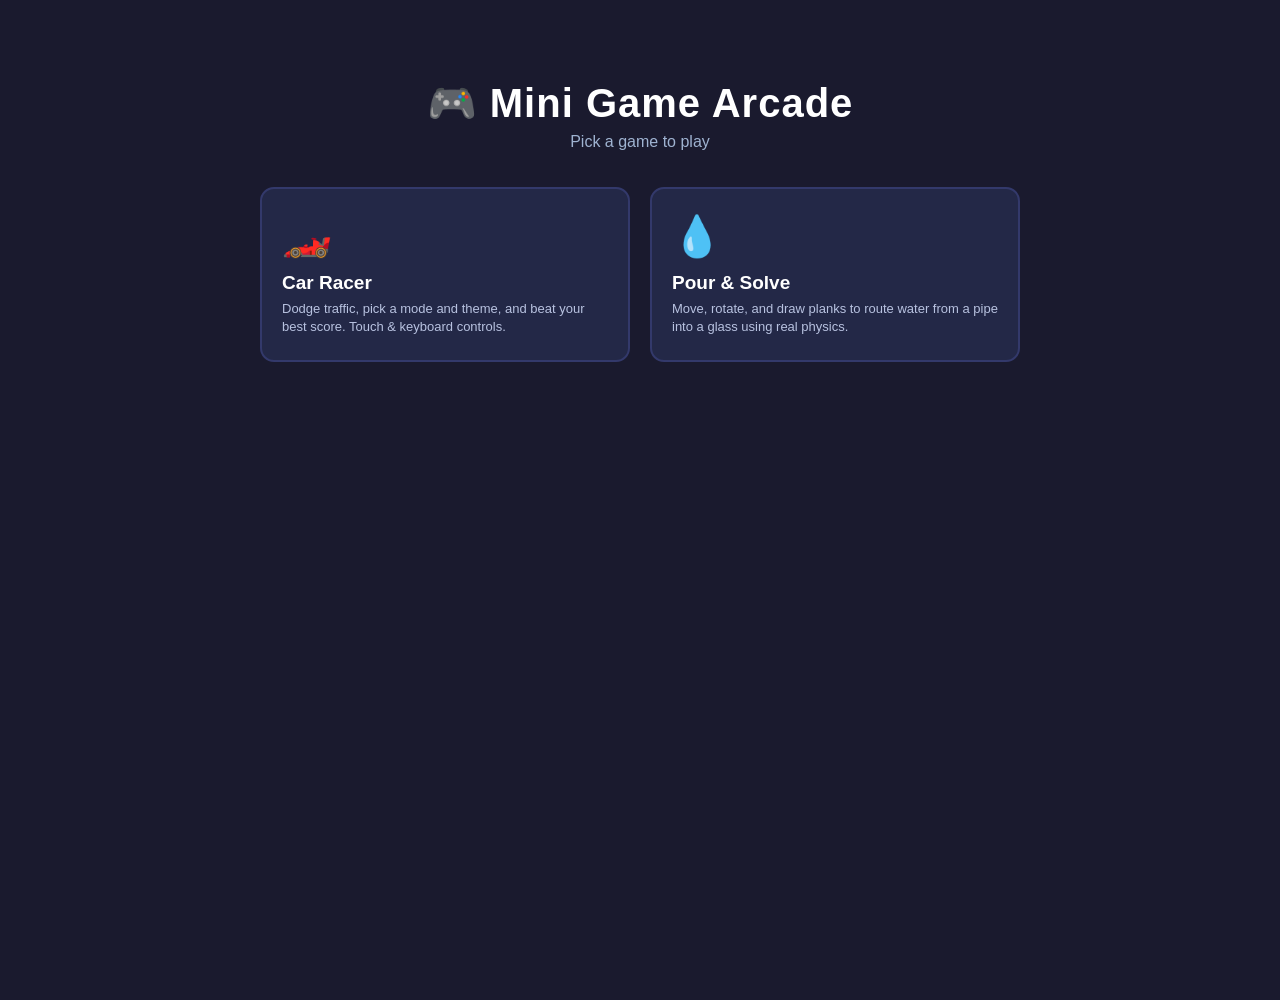
<file: index.html>
<!DOCTYPE html>
<html lang="en">
<head>
<meta charset="UTF-8">
<meta name="viewport" content="width=device-width, initial-scale=1.0, maximum-scale=1.0, user-scalable=no">
<title>Mini Game Arcade</title>
<style>
  * { margin: 0; padding: 0; box-sizing: border-box; }
  html, body {
    background: #1a1a2e;
    min-height: 100vh;
    font-family: 'Segoe UI', Arial, sans-serif;
    color: #fff;
    display: flex;
    flex-direction: column;
    align-items: center;
    padding: 40px 16px 60px;
  }
  h1 { font-size: clamp(26px, 6vw, 40px); letter-spacing: 1px; margin-bottom: 6px; text-align: center; }
  p.tagline { color: #9fb3d1; margin-bottom: 36px; text-align: center; }
  .grid {
    display: grid;
    grid-template-columns: repeat(auto-fit, minmax(220px, 1fr));
    gap: 20px;
    width: 100%;
    max-width: 760px;
  }
  a.card {
    display: block;
    background: #232847;
    border: 2px solid #33396b;
    border-radius: 14px;
    padding: 24px 20px;
    text-decoration: none;
    color: #fff;
    transition: transform .15s, border-color .15s, background .15s;
  }
  a.card:hover {
    transform: translateY(-4px);
    border-color: #e94560;
    background: #2b3160;
  }
  .icon { font-size: 40px; margin-bottom: 12px; display: block; }
  .card h2 { font-size: 19px; margin-bottom: 6px; }
  .card p { font-size: 13px; color: #b8c2e0; line-height: 1.4; }
</style>
</head>
<body>

<h1>🎮 Mini Game Arcade</h1>
<p class="tagline">Pick a game to play</p>

<div class="grid">
  <a class="card" href="./racer/">
    <span class="icon">🏎️</span>
    <h2>Car Racer</h2>
    <p>Dodge traffic, pick a mode and theme, and beat your best score. Touch &amp; keyboard controls.</p>
  </a>
  <a class="card" href="./pour-and-solve/">
    <span class="icon">💧</span>
    <h2>Pour &amp; Solve</h2>
    <p>Move, rotate, and draw planks to route water from a pipe into a glass using real physics.</p>
  </a>
</div>

</body>
</html>
</file>
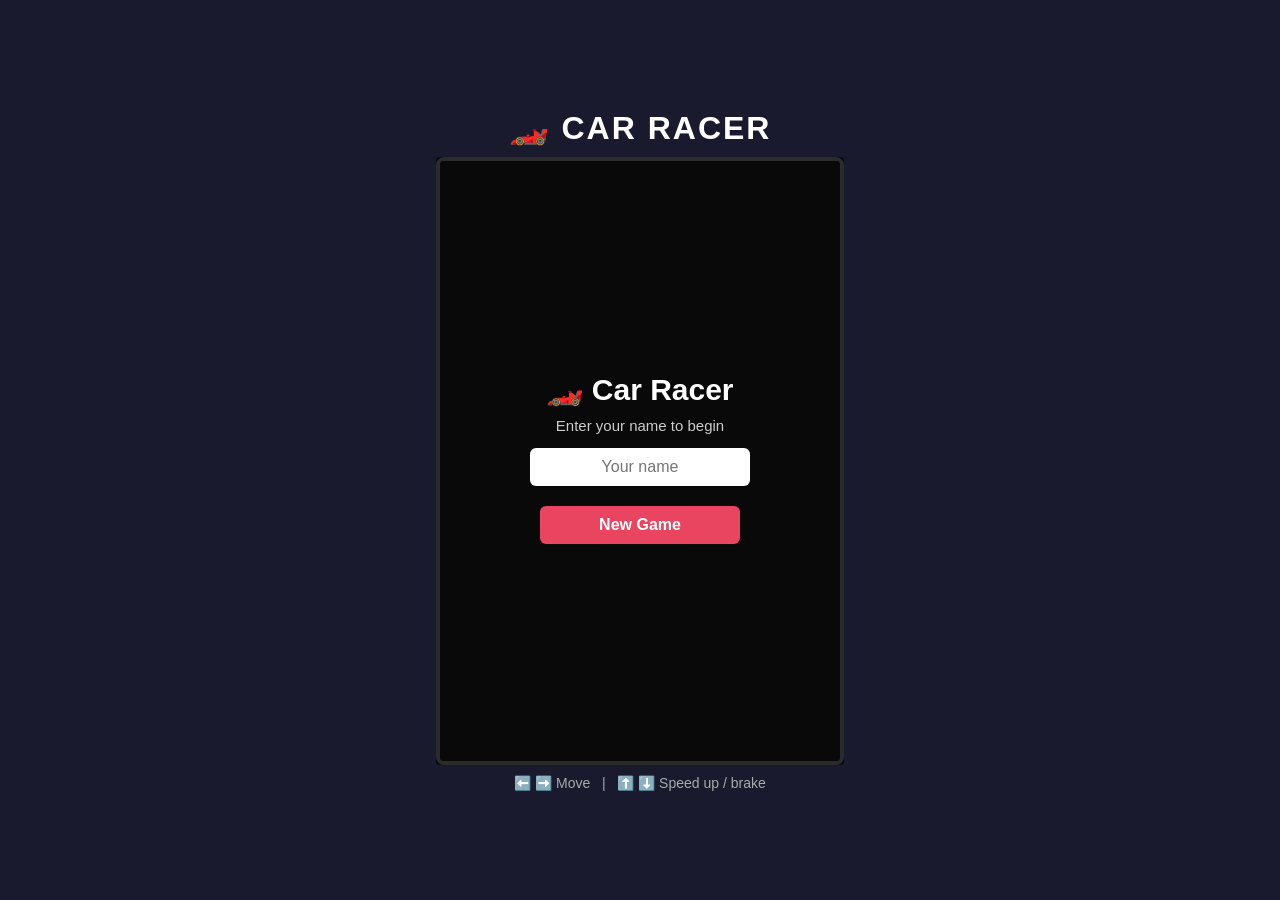
<file: my-first-game/index.html>
<!DOCTYPE html>
<html lang="en">
<head>
<meta charset="UTF-8">
<title>Car Racer</title>
<style>
  * { margin: 0; padding: 0; box-sizing: border-box; }
  body {
    background: #1a1a2e;
    display: flex;
    flex-direction: column;
    align-items: center;
    justify-content: center;
    min-height: 100vh;
    font-family: 'Segoe UI', Arial, sans-serif;
    color: #fff;
  }
  h1 { margin-bottom: 10px; letter-spacing: 2px; }
  #gameWrap { position: relative; }
  canvas {
    border: 4px solid #eee;
    border-radius: 8px;
    display: block;
  }
  #hud {
    position: absolute;
    top: 10px;
    left: 10px;
    font-size: 16px;
    font-weight: bold;
    text-shadow: 1px 1px 3px #000;
    line-height: 1.4;
  }
  #timerDisplay {
    position: absolute;
    top: 10px;
    right: 14px;
    font-size: 18px;
    font-weight: bold;
    text-shadow: 1px 1px 3px #000;
  }
  #overlay {
    position: absolute;
    top: 0; left: 0; right: 0; bottom: 0;
    background: rgba(0,0,0,0.82);
    display: flex;
    flex-direction: column;
    align-items: center;
    justify-content: center;
    text-align: center;
    border-radius: 4px;
    padding: 20px;
  }
  #overlay h2 { font-size: 30px; margin-bottom: 10px; }
  #overlay p { margin-bottom: 14px; font-size: 15px; color: #ccc; }
  button {
    padding: 10px 24px;
    font-size: 16px;
    background: #e94560;
    border: none;
    border-radius: 6px;
    color: #fff;
    cursor: pointer;
    font-weight: bold;
    margin: 6px;
    min-width: 200px;
  }
  button:hover { background: #ff5773; }
  button.secondary {
    background: #444;
  }
  button.secondary:hover { background: #666; }
  input[type="text"] {
    padding: 10px;
    font-size: 16px;
    border-radius: 6px;
    border: none;
    outline: none;
    text-align: center;
    width: 220px;
    margin-bottom: 14px;
  }
  #instructions {
    margin-top: 10px;
    color: #aaa;
    font-size: 14px;
  }
  .modeBtns { display: flex; flex-direction: column; }
  .nameTag {
    font-size: 13px;
    color: #ffd166;
    margin-bottom: 4px;
  }
</style>
</head>
<body>

<h1>🏎️ CAR RACER</h1>
<div id="gameWrap">
  <canvas id="game" width="400" height="600"></canvas>
  <div id="hud"></div>
  <div id="timerDisplay"></div>
  <div id="overlay"></div>
</div>
<div id="instructions">⬅️ ➡️ Move &nbsp; | &nbsp; ⬆️ ⬇️ Speed up / brake</div>

<script>
const canvas = document.getElementById('game');
const ctx = canvas.getContext('2d');
const hud = document.getElementById('hud');
const timerDisplay = document.getElementById('timerDisplay');
const overlay = document.getElementById('overlay');

const W = canvas.width, H = canvas.height;
const roadLeft = 60, roadRight = W - 60, laneCount = 3;
const laneWidth = (roadRight - roadLeft) / laneCount;

let playerName = "Player";
let currentMode = null; // 1 = time attack, 2 = classic

// ---------- THEMES ----------
const THEMES = {
  1: { // Time Attack - dusk/sunset theme
    road: "#3a3450",
    grass: "#6a3fa0",
    edge: "#ffd166",
    dash: "#f4f1de",
    borderColor: "#ffd166",
    sky: ["#2b1055", "#7597de"]
  },
  2: { // Classic - daytime highway
    road: "#444444",
    grass: "#2d6a3f",
    edge: "#ffffff",
    dash: "#dddddd",
    borderColor: "#eeeeee",
    sky: ["#87ceeb", "#e0f7fa"]
  }
};

let keys = {};
document.addEventListener('keydown', e => {
  if (["ArrowLeft","ArrowRight","ArrowUp","ArrowDown"].includes(e.key)) e.preventDefault();
  keys[e.key] = true;
});
document.addEventListener('keyup', e => keys[e.key] = false);

function laneCenter(i) {
  return roadLeft + laneWidth * i + laneWidth / 2;
}

class Car {
  constructor(x, y, w, h, color) {
    this.x = x; this.y = y; this.w = w; this.h = h; this.color = color;
  }
  draw() {
    ctx.save();
    ctx.translate(this.x, this.y);
    ctx.fillStyle = this.color;
    roundRect(-this.w/2, -this.h/2, this.w, this.h, 6);
    ctx.fill();
    ctx.fillStyle = "rgba(255,255,255,0.6)";
    roundRect(-this.w/2 + 5, -this.h/2 + 8, this.w - 10, this.h * 0.3, 3);
    ctx.fill();
    ctx.fillStyle = "#111";
    ctx.fillRect(-this.w/2 - 3, -this.h/2 + 5, 4, 12);
    ctx.fillRect(this.w/2 - 1, -this.h/2 + 5, 4, 12);
    ctx.fillRect(-this.w/2 - 3, this.h/2 - 17, 4, 12);
    ctx.fillRect(this.w/2 - 1, this.h/2 - 17, 4, 12);
    ctx.restore();
  }
  get bounds() {
    return {
      left: this.x - this.w/2 + 6,
      right: this.x + this.w/2 - 6,
      top: this.y - this.h/2 + 4,
      bottom: this.y + this.h/2 - 4
    };
  }
}

function roundRect(x, y, w, h, r) {
  ctx.beginPath();
  ctx.moveTo(x + r, y);
  ctx.arcTo(x + w, y, x + w, y + h, r);
  ctx.arcTo(x + w, y + h, x, y + h, r);
  ctx.arcTo(x, y + h, x, y, r);
  ctx.arcTo(x, y, x + w, y, r);
  ctx.closePath();
}

let player, enemies, score, baseSpeed, roadOffset, gameRunning, spawnTimer, spawnInterval;
let timeLeft, timerInterval;
const enemyColors = ["#3498db", "#f1c40f", "#2ecc71", "#9b59b6", "#e67e22"];

function resetGame() {
  player = new Car(laneCenter(1), H - 90, 36, 60, "#e94560");
  enemies = [];
  score = 0;
  baseSpeed = 3.5;
  roadOffset = 0;
  spawnTimer = 0;
  spawnInterval = 75;
  gameRunning = true;
  timeLeft = 120;
  updateHud();
}

function updateHud() {
  hud.innerHTML = `<div class="nameTag">${escapeHtml(playerName)}</div>Score: ${Math.floor(score)}`;
  if (currentMode === 1) {
    timerDisplay.textContent = "⏱ " + formatTime(timeLeft);
  } else {
    timerDisplay.textContent = "";
  }
}

function formatTime(t) {
  const m = Math.floor(t / 60);
  const s = Math.floor(t % 60);
  return m + ":" + (s < 10 ? "0" : "") + s;
}

function escapeHtml(str) {
  const div = document.createElement('div');
  div.textContent = str;
  return div.innerHTML;
}

function spawnEnemy() {
  const lane = Math.floor(Math.random() * laneCount);
  const color = enemyColors[Math.floor(Math.random() * enemyColors.length)];
  enemies.push(new Car(laneCenter(lane), -80, 34, 58, color));
}

function collide(a, b) {
  const ab = a.bounds, bb = b.bounds;
  return ab.left < bb.right && ab.right > bb.left && ab.top < bb.bottom && ab.bottom > bb.top;
}

function update(dt) {
  if (!gameRunning) return;

  const speed = baseSpeed + score / 300;

  const moveSpeed = 5;
  if (keys["ArrowLeft"]) player.x -= moveSpeed;
  if (keys["ArrowRight"]) player.x += moveSpeed;
  let curSpeedMod = speed;
  if (keys["ArrowUp"]) curSpeedMod = speed * 1.6;
  if (keys["ArrowDown"]) curSpeedMod = speed * 0.5;

  const half = player.w / 2;
  if (player.x < roadLeft + half) player.x = roadLeft + half;
  if (player.x > roadRight - half) player.x = roadRight - half;

  roadOffset = (roadOffset + curSpeedMod) % 40;

  spawnTimer++;
  if (spawnTimer >= spawnInterval) {
    spawnTimer = 0;
    spawnEnemy();
    spawnInterval = Math.max(35, 75 - score / 20);
  }

  for (let i = enemies.length - 1; i >= 0; i--) {
    enemies[i].y += curSpeedMod;
    if (enemies[i].y > H + 80) {
      enemies.splice(i, 1);
    } else if (collide(player, enemies[i])) {
      if (currentMode === 2) {
        endGame(false);
        return;
      } else {
        // Time attack: crashing costs points but keeps racing
        score = Math.max(0, score - 25);
        enemies.splice(i, 1);
      }
    }
  }

  score += curSpeedMod * 0.05;
  updateHud();
}

function drawRoad() {
  const theme = THEMES[currentMode] || THEMES[2];

  // sky/background gradient outside road area shown via grass color for simplicity,
  // but add subtle gradient background behind everything
  const grad = ctx.createLinearGradient(0, 0, 0, H);
  grad.addColorStop(0, theme.sky[0]);
  grad.addColorStop(1, theme.sky[1]);
  ctx.fillStyle = grad;
  ctx.fillRect(0, 0, W, H);

  ctx.fillStyle = theme.grass;
  ctx.fillRect(0, 0, roadLeft, H);
  ctx.fillRect(roadRight, 0, W - roadRight, H);

  ctx.fillStyle = theme.road;
  ctx.fillRect(roadLeft, 0, roadRight - roadLeft, H);

  ctx.strokeStyle = theme.edge;
  ctx.lineWidth = 4;
  ctx.beginPath();
  ctx.moveTo(roadLeft, 0); ctx.lineTo(roadLeft, H);
  ctx.moveTo(roadRight, 0); ctx.lineTo(roadRight, H);
  ctx.stroke();

  ctx.strokeStyle = theme.dash;
  ctx.lineWidth = 3;
  ctx.setLineDash([20, 20]);
  for (let i = 1; i < laneCount; i++) {
    const x = roadLeft + laneWidth * i;
    ctx.beginPath();
    ctx.moveTo(x, -40 + roadOffset);
    ctx.lineTo(x, H);
    ctx.stroke();
  }
  ctx.setLineDash([]);
}

function draw() {
  ctx.clearRect(0, 0, W, H);
  drawRoad();
  enemies.forEach(e => e.draw());
  player.draw();
}

let lastTime = null;
function loop(ts) {
  update();
  draw();
  if (gameRunning) requestAnimationFrame(loop);
}

function endGame(timeUp) {
  gameRunning = false;
  clearInterval(timerInterval);
  overlay.style.display = "flex";
  const title = timeUp ? "⏱ Time's Up!" : "💥 Crashed!";
  overlay.innerHTML = `
    <h2>${title}</h2>
    <p><strong>${escapeHtml(playerName)}</strong><br>Final Score: ${Math.floor(score)}</p>
    <div class="modeBtns">
      <button id="restartBtn">Race Again</button>
      <button id="menuBtn" class="secondary">Main Menu</button>
    </div>
  `;
  document.getElementById("restartBtn").addEventListener("click", () => startGame(currentMode));
  document.getElementById("menuBtn").addEventListener("click", showMainMenu);
}

function startGame(mode) {
  currentMode = mode;
  overlay.style.display = "none";
  resetGame();
  canvas.style.borderColor = THEMES[mode].borderColor;

  if (mode === 1) {
    clearInterval(timerInterval);
    timerInterval = setInterval(() => {
      if (!gameRunning) return;
      timeLeft -= 1;
      updateHud();
      if (timeLeft <= 0) {
        endGame(true);
      }
    }, 1000);
  }

  requestAnimationFrame(loop);
}

// ---------- MENUS ----------
function showMainMenu() {
  gameRunning = false;
  clearInterval(timerInterval);
  timerDisplay.textContent = "";
  hud.innerHTML = "";
  ctx.clearRect(0, 0, W, H);
  ctx.fillStyle = "#333";
  ctx.fillRect(0, 0, W, H);
  canvas.style.borderColor = "#eee";

  overlay.style.display = "flex";
  overlay.innerHTML = `
    <h2>🏎️ Car Racer</h2>
    <p>Enter your name to begin</p>
    <input type="text" id="nameInput" placeholder="Your name" maxlength="16" value="${escapeHtml(playerName === "Player" ? "" : playerName)}">
    <div class="modeBtns">
      <button id="newGameBtn">New Game</button>
    </div>
  `;
  document.getElementById("newGameBtn").addEventListener("click", () => {
    const val = document.getElementById("nameInput").value.trim();
    playerName = val.length > 0 ? val : "Player";
    showModeMenu();
  });
}

function showModeMenu() {
  overlay.innerHTML = `
    <h2>Welcome, ${escapeHtml(playerName)}!</h2>
    <p>Choose a game mode</p>
    <div class="modeBtns">
      <button id="mode1Btn">🌇 Mode 1: Time Attack (2 min)</button>
      <button id="mode2Btn">🛣️ Mode 2: Classic (Survival)</button>
      <button id="backBtn" class="secondary">Back</button>
    </div>
  `;
  document.getElementById("mode1Btn").addEventListener("click", () => startGame(1));
  document.getElementById("mode2Btn").addEventListener("click", () => startGame(2));
  document.getElementById("backBtn").addEventListener("click", showMainMenu);
}

// init
showMainMenu();
</script>

</body>
</html>
</file>
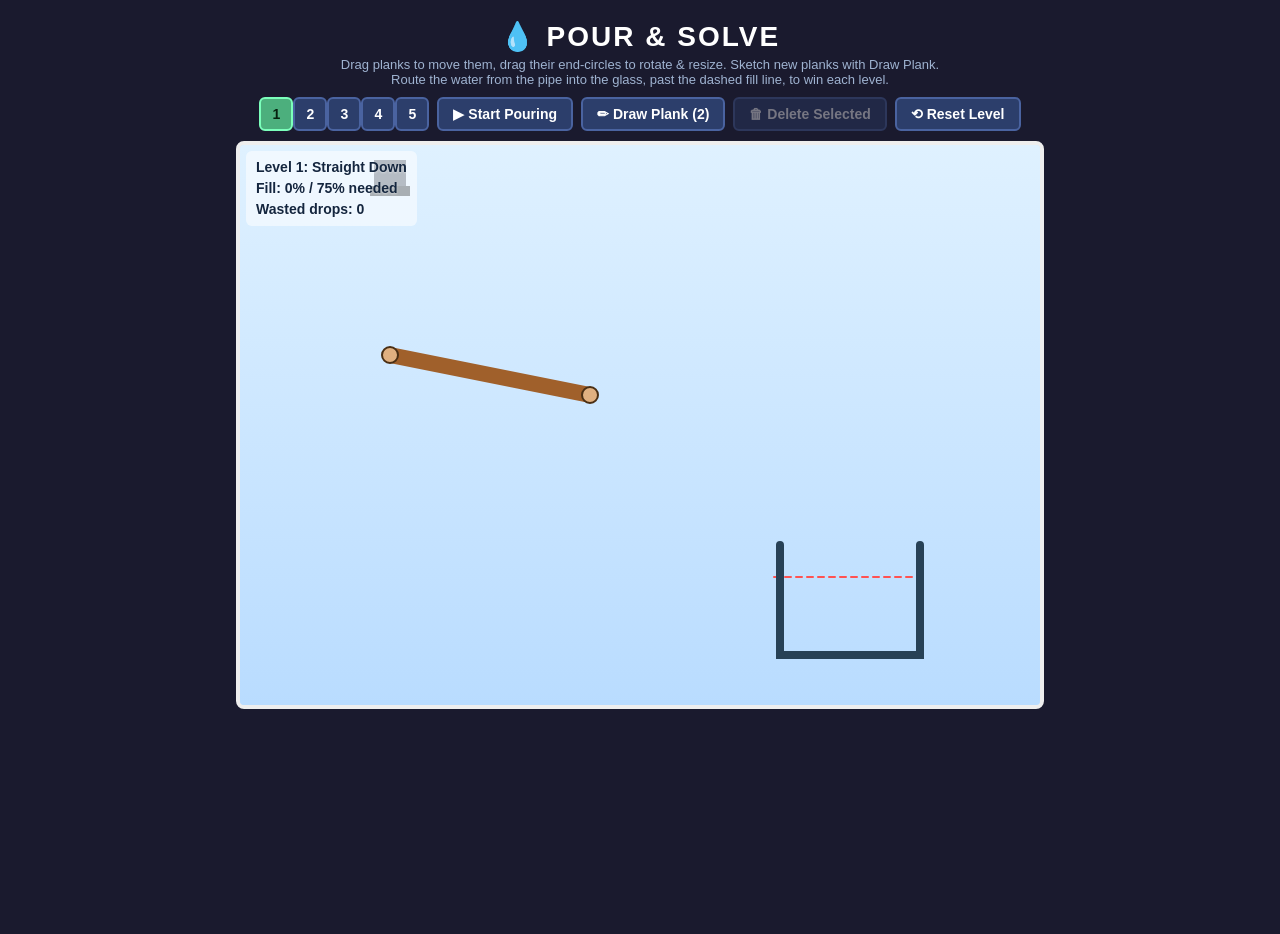
<file: pour-and-solve/index.html>
<!DOCTYPE html>
<html lang="en">
<head>
<meta charset="UTF-8">
<meta name="viewport" content="width=device-width, initial-scale=1.0, maximum-scale=1.0, user-scalable=no">
<title>Pour & Solve</title>
<style>
  * { margin: 0; padding: 0; box-sizing: border-box; -webkit-tap-highlight-color: transparent; }
  html, body {
    background: #1a1a2e;
    display: flex;
    flex-direction: column;
    align-items: center;
    justify-content: flex-start;
    min-height: 100vh;
    font-family: 'Segoe UI', Arial, sans-serif;
    color: #fff;
    overflow-x: hidden;
    touch-action: none;
    padding: 10px 0 24px;
  }
  h1 { margin-bottom: 4px; letter-spacing: 2px; font-size: clamp(20px, 5vw, 28px); }
  #sub { color: #9fb3d1; font-size: 13px; margin-bottom: 10px; text-align: center; max-width: 640px; padding: 0 12px; }
  #toolbar {
    display: flex;
    flex-wrap: wrap;
    gap: 8px;
    justify-content: center;
    align-items: center;
    margin-bottom: 10px;
    max-width: 800px;
    padding: 0 8px;
  }
  button {
    background: #2c3e6b;
    color: #fff;
    border: 2px solid #4a63a0;
    border-radius: 6px;
    padding: 7px 14px;
    font-size: 14px;
    font-weight: bold;
    cursor: pointer;
    transition: background .15s, transform .1s;
  }
  button:hover:not(:disabled) { background: #3a5089; }
  button:active:not(:disabled) { transform: scale(0.96); }
  button:disabled { opacity: 0.4; cursor: not-allowed; }
  button.active { background: #e8a33d; border-color: #ffd54f; color: #201400; }
  .levelBtn { padding: 7px 10px; min-width: 34px; }
  .levelBtn.current { background: #4caf7d; border-color: #7bffbb; color: #06210f; }
  #gameWrap { position: relative; max-width: 96vw; }
  canvas {
    border: 4px solid #eee;
    border-radius: 8px;
    display: block;
    max-width: 96vw;
    height: auto;
    background: #cfe8ff;
    touch-action: none;
  }
  #hud {
    position: absolute;
    top: 10px;
    left: 10px;
    font-size: 14px;
    font-weight: bold;
    color: #14263f;
    text-shadow: 0 1px 2px rgba(255,255,255,0.5);
    line-height: 1.5;
    background: rgba(255,255,255,0.55);
    padding: 6px 10px;
    border-radius: 6px;
  }
  #overlay {
    position: absolute;
    top: 0; left: 0; right: 0; bottom: 0;
    background: rgba(0,0,0,0.82);
    display: none;
    flex-direction: column;
    align-items: center;
    justify-content: center;
    text-align: center;
    border-radius: 4px;
    padding: 20px;
    gap: 12px;
  }
  #overlay.show { display: flex; }
  #overlay h2 { font-size: 28px; color: #ffd54f; }
  #overlay p { font-size: 15px; color: #ddd; max-width: 420px; }
  #overlayBtns { display: flex; gap: 10px; }
</style>
</head>
<body>
<h1>💧 POUR &amp; SOLVE</h1>
<p id="sub">Drag planks to move them, drag their end-circles to rotate &amp; resize. Sketch new planks with Draw Plank. Route the water from the pipe into the glass, past the dashed fill line, to win each level.</p>

<div id="toolbar">
  <div id="levelBtns"></div>
  <button id="startBtn">▶ Start Pouring</button>
  <button id="drawBtn">✏ Draw Plank</button>
  <button id="deleteBtn">🗑 Delete Selected</button>
  <button id="resetBtn">⟲ Reset Level</button>
</div>

<div id="gameWrap">
  <canvas id="game" width="800" height="560"></canvas>
  <div id="hud"></div>
  <div id="overlay">
    <h2 id="overlayTitle">Level Complete!</h2>
    <p id="overlayText"></p>
    <div id="overlayBtns">
      <button id="replayBtn">⟲ Replay</button>
      <button id="nextBtn">Next Level ▶</button>
    </div>
  </div>
</div>

<script>
(function(){
  const canvas = document.getElementById('game');
  const ctx = canvas.getContext('2d');
  const W = canvas.width, H = canvas.height;

  const hud = document.getElementById('hud');
  const startBtn = document.getElementById('startBtn');
  const drawBtn = document.getElementById('drawBtn');
  const deleteBtn = document.getElementById('deleteBtn');
  const resetBtn = document.getElementById('resetBtn');
  const overlay = document.getElementById('overlay');
  const overlayTitle = document.getElementById('overlayTitle');
  const overlayText = document.getElementById('overlayText');
  const replayBtn = document.getElementById('replayBtn');
  const nextBtn = document.getElementById('nextBtn');
  const levelBtnsWrap = document.getElementById('levelBtns');

  // ---------- Level definitions ----------
  // Coordinates are for an 800x560 internal canvas.
  const LEVELS = [
    {
      name: "Straight Down",
      pipe: { x: 150, y: 45 },
      glass: { x: 540, y: 400, w: 140, h: 110 },
      target: 0.75,
      drawBudget: 2,
      fixed: [],
      movable: [
        { x1: 150, y1: 210, x2: 350, y2: 250, thickness: 16 }
      ]
    },
    {
      name: "The Wall",
      pipe: { x: 400, y: 45 },
      glass: { x: 90, y: 400, w: 130, h: 110 },
      target: 0.75,
      drawBudget: 2,
      fixed: [
        { x1: 400, y1: 300, x2: 700, y2: 300, thickness: 16 }
      ],
      movable: [
        { x1: 260, y1: 190, x2: 470, y2: 230, thickness: 16 }
      ]
    },
    {
      name: "Zig Zag",
      pipe: { x: 120, y: 45 },
      glass: { x: 620, y: 410, w: 120, h: 100 },
      target: 0.7,
      drawBudget: 3,
      fixed: [
        { x1: 60,  y1: 190, x2: 340, y2: 220, thickness: 16 },
        { x1: 460, y1: 320, x2: 740, y2: 300, thickness: 16 }
      ],
      movable: [
        { x1: 300, y1: 260, x2: 470, y2: 260, thickness: 16 },
        { x1: 550, y1: 130, x2: 700, y2: 160, thickness: 16 }
      ]
    },
    {
      name: "Split Funnel",
      pipe: { x: 400, y: 45 },
      glass: { x: 60, y: 420, w: 110, h: 95 },
      target: 0.7,
      drawBudget: 3,
      fixed: [
        { x1: 400, y1: 180, x2: 400, y2: 260, thickness: 16 },
        { x1: 250, y1: 340, x2: 470, y2: 380, thickness: 16 }
      ],
      movable: [
        { x1: 280, y1: 200, x2: 400, y2: 240, thickness: 16 },
        { x1: 130, y1: 300, x2: 260, y2: 330, thickness: 16 }
      ]
    },
    {
      name: "Tight Squeeze",
      pipe: { x: 700, y: 45 },
      glass: { x: 40, y: 440, w: 100, h: 85 },
      target: 0.65,
      drawBudget: 4,
      fixed: [
        { x1: 560, y1: 150, x2: 760, y2: 180, thickness: 16 },
        { x1: 340, y1: 260, x2: 560, y2: 240, thickness: 16 },
        { x1: 160, y1: 380, x2: 380, y2: 360, thickness: 16 }
      ],
      movable: [
        { x1: 480, y1: 340, x2: 620, y2: 370, thickness: 16 },
        { x1: 220, y1: 420, x2: 340, y2: 440, thickness: 16 }
      ]
    }
  ];

  const GRAVITY = 0.32;
  const DAMPING = 0.55;
  const DROP_RADIUS = 4;
  const EMIT_INTERVAL = 5; // frames between drops
  const MAX_PARTICLES = 260;

  let levelIndex = 0;
  let level, obstacles, particles, fillDrops, wasted, emittedTick;
  let isFlowing = false;
  let drawModeOn = false;
  let selected = -1;
  let drag = null; // { kind:'move'|'end0'|'end1', startX, startY, ox1,oy1,ox2,oy2 }
  let newPlank = null; // in-progress drawn plank
  let drawBudgetLeft = 0;
  let solved = false;

  function cloneObstacles(lv) {
    const list = [];
    lv.fixed.forEach(o => list.push(Object.assign({ movable: false, drawn: false }, o)));
    lv.movable.forEach(o => list.push(Object.assign({ movable: true, drawn: false }, o)));
    return list;
  }

  function loadLevel(i) {
    levelIndex = ((i % LEVELS.length) + LEVELS.length) % LEVELS.length;
    level = LEVELS[levelIndex];
    obstacles = cloneObstacles(level);
    particles = [];
    fillDrops = 0;
    wasted = 0;
    emittedTick = 0;
    isFlowing = false;
    drawModeOn = false;
    selected = -1;
    drag = null;
    newPlank = null;
    drawBudgetLeft = level.drawBudget;
    solved = false;
    overlay.classList.remove('show');
    startBtn.textContent = '▶ Start Pouring';
    updateButtons();
    buildLevelButtons();
  }

  function buildLevelButtons() {
    levelBtnsWrap.innerHTML = '';
    LEVELS.forEach((lv, i) => {
      const b = document.createElement('button');
      b.className = 'levelBtn' + (i === levelIndex ? ' current' : '');
      b.textContent = (i + 1);
      b.title = lv.name;
      b.onclick = () => loadLevel(i);
      levelBtnsWrap.appendChild(b);
    });
  }

  function updateButtons() {
    drawBtn.textContent = '✏ Draw Plank (' + drawBudgetLeft + ')';
    drawBtn.disabled = drawBudgetLeft <= 0;
    drawBtn.classList.toggle('active', drawModeOn);
    deleteBtn.disabled = !(selected >= 0 && obstacles[selected] && obstacles[selected].drawn);
  }

  // ---------- geometry helpers ----------
  function closestOnSegment(px, py, x1, y1, x2, y2) {
    const dx = x2 - x1, dy = y2 - y1;
    const len2 = dx * dx + dy * dy;
    let t = len2 > 0 ? ((px - x1) * dx + (py - y1) * dy) / len2 : 0;
    t = Math.max(0, Math.min(1, t));
    return { x: x1 + dx * t, y: y1 + dy * t, t: t };
  }

  function distToSegment(px, py, x1, y1, x2, y2) {
    const c = closestOnSegment(px, py, x1, y1, x2, y2);
    return { dist: Math.hypot(px - c.x, py - c.y), point: c };
  }

  // ---------- physics ----------
  function emitParticle() {
    particles.push({
      x: level.pipe.x + (Math.random() - 0.5) * 4,
      y: level.pipe.y,
      vx: (Math.random() - 0.5) * 0.4,
      vy: 0.5,
      r: DROP_RADIUS,
      alive: true
    });
  }

  function glassSegments() {
    const g = level.glass;
    return [
      { x1: g.x, y1: g.y, x2: g.x, y2: g.y + g.h, thickness: 10 },
      { x1: g.x + g.w, y1: g.y, x2: g.x + g.w, y2: g.y + g.h, thickness: 10 },
      { x1: g.x, y1: g.y + g.h, x2: g.x + g.w, y2: g.y + g.h, thickness: 10 }
    ];
  }

  function stepPhysics() {
    emittedTick++;
    if (emittedTick >= EMIT_INTERVAL) {
      emittedTick = 0;
      if (particles.length < MAX_PARTICLES) emitParticle();
    }

    const g = level.glass;
    const capacity = 90; // drops to fully fill a glass
    const targetDrops = level.target * capacity;
    const allSolids = obstacles.concat(glassSegments());
    const margin = 14;
    const innerLeft = g.x + margin, innerRight = g.x + g.w - margin;
    const fillHeight = Math.min(g.h - 6, (fillDrops / capacity) * (g.h - 6));
    const surfaceY = g.y + g.h - fillHeight;

    for (let i = particles.length - 1; i >= 0; i--) {
      const p = particles[i];
      p.vy += GRAVITY;
      p.x += p.vx;
      p.y += p.vy;

      // absorb into glass water
      if (p.x > innerLeft && p.x < innerRight && p.y + p.r >= surfaceY && p.y < g.y + g.h + 20 && fillDrops < capacity) {
        fillDrops = Math.min(capacity, fillDrops + 1);
        particles.splice(i, 1);
        continue;
      }
      // once glass is full, absorbed drops just vanish softly at the rim
      if (p.x > innerLeft && p.x < innerRight && p.y + p.r >= g.y + g.h - fillHeight - 2 && fillDrops >= capacity) {
        particles.splice(i, 1);
        continue;
      }

      // collide with obstacles + glass walls
      for (let s = 0; s < allSolids.length; s++) {
        const seg = allSolids[s];
        const r = p.r + seg.thickness / 2;
        const res = distToSegment(p.x, p.y, seg.x1, seg.y1, seg.x2, seg.y2);
        if (res.dist < r && res.dist > 0.0001) {
          const nx = (p.x - res.point.x) / res.dist;
          const ny = (p.y - res.point.y) / res.dist;
          const overlap = r - res.dist;
          p.x += nx * overlap;
          p.y += ny * overlap;
          const vdotn = p.vx * nx + p.vy * ny;
          p.vx -= 2 * vdotn * nx;
          p.vy -= 2 * vdotn * ny;
          p.vx *= DAMPING;
          p.vy *= DAMPING;
          p.vx += (Math.random() - 0.5) * 0.25;
        }
      }

      if (p.y > H + 30 || p.x < -30 || p.x > W + 30) {
        particles.splice(i, 1);
        wasted++;
        continue;
      }
    }

    if (!solved && fillDrops >= targetDrops) {
      solved = true;
      isFlowing = false;
      startBtn.textContent = '▶ Start Pouring';
      overlayTitle.textContent = '🎉 Level Complete!';
      overlayText.textContent = 'You filled the glass! Drops wasted: ' + wasted + '.';
      nextBtn.style.display = (levelIndex < LEVELS.length - 1) ? 'inline-block' : 'none';
      overlay.classList.add('show');
    }
  }

  // ---------- rendering ----------
  function draw() {
    ctx.clearRect(0, 0, W, H);
    // sky background
    const sky = ctx.createLinearGradient(0, 0, 0, H);
    sky.addColorStop(0, '#dff1ff');
    sky.addColorStop(1, '#b9dcff');
    ctx.fillStyle = sky;
    ctx.fillRect(0, 0, W, H);

    // pipe
    ctx.fillStyle = '#5b6b7c';
    ctx.fillRect(level.pipe.x - 16, level.pipe.y - 30, 32, 30);
    ctx.fillStyle = '#3f4b57';
    ctx.fillRect(level.pipe.x - 20, level.pipe.y - 4, 40, 10);
    if (isFlowing) {
      ctx.strokeStyle = 'rgba(60,130,220,0.5)';
      ctx.lineWidth = 6;
      ctx.beginPath();
      ctx.moveTo(level.pipe.x, level.pipe.y);
      ctx.lineTo(level.pipe.x, level.pipe.y + 18);
      ctx.stroke();
    }

    // fixed obstacles
    obstacles.forEach((o, idx) => {
      if (o.movable) return;
      drawPlank(o, false, false);
    });
    // movable/drawn obstacles
    obstacles.forEach((o, idx) => {
      if (!o.movable) return;
      drawPlank(o, true, idx === selected);
    });

    // in-progress drawn plank preview
    if (newPlank) drawPlank(newPlank, true, true, true);

    // glass
    drawGlass();

    // particles
    ctx.fillStyle = '#2f7fe0';
    particles.forEach(p => {
      ctx.beginPath();
      ctx.arc(p.x, p.y, p.r, 0, Math.PI * 2);
      ctx.fill();
    });

    // hud
    const capacity = 90;
    const pct = Math.min(100, Math.round((fillDrops / capacity) * 100));
    const targetPct = Math.round(level.target * 100);
    hud.innerHTML = 'Level ' + (levelIndex + 1) + ': ' + level.name +
      '<br>Fill: ' + pct + '% / ' + targetPct + '% needed' +
      '<br>Wasted drops: ' + wasted;
  }

  function drawPlank(o, movable, isSelected, isPreview) {
    ctx.save();
    ctx.lineCap = 'round';
    ctx.lineWidth = o.thickness;
    ctx.strokeStyle = movable ? (o.drawn ? '#7c4a1e' : '#a0602b') : '#5a5a5a';
    if (isPreview) ctx.globalAlpha = 0.6;
    ctx.beginPath();
    ctx.moveTo(o.x1, o.y1);
    ctx.lineTo(o.x2, o.y2);
    ctx.stroke();
    if (isSelected) {
      ctx.lineWidth = 3;
      ctx.strokeStyle = '#ffd54f';
      ctx.beginPath();
      ctx.moveTo(o.x1, o.y1);
      ctx.lineTo(o.x2, o.y2);
      ctx.stroke();
    }
    ctx.restore();
    if (movable) {
      [[o.x1, o.y1], [o.x2, o.y2]].forEach(pt => {
        ctx.beginPath();
        ctx.arc(pt[0], pt[1], 8, 0, Math.PI * 2);
        ctx.fillStyle = isSelected ? '#ffd54f' : '#e0b080';
        ctx.fill();
        ctx.strokeStyle = '#4a2f14';
        ctx.lineWidth = 2;
        ctx.stroke();
      });
    }
  }

  function drawGlass() {
    const g = level.glass;
    const capacity = 90;
    const fillHeight = Math.min(g.h - 6, (fillDrops / capacity) * (g.h - 6));
    // water
    ctx.save();
    ctx.beginPath();
    ctx.rect(g.x + 4, g.y + g.h - fillHeight, g.w - 8, fillHeight);
    ctx.clip();
    const wgrad = ctx.createLinearGradient(0, g.y + g.h - fillHeight, 0, g.y + g.h);
    wgrad.addColorStop(0, '#7ec6ff');
    wgrad.addColorStop(1, '#2f7fe0');
    ctx.fillStyle = wgrad;
    ctx.fillRect(g.x, g.y, g.w, g.h);
    ctx.restore();

    // target line
    const targetH = level.target * (g.h - 6);
    ctx.strokeStyle = '#ff5252';
    ctx.setLineDash([6, 5]);
    ctx.lineWidth = 2;
    ctx.beginPath();
    ctx.moveTo(g.x - 6, g.y + g.h - targetH);
    ctx.lineTo(g.x + g.w + 6, g.y + g.h - targetH);
    ctx.stroke();
    ctx.setLineDash([]);

    // glass walls
    ctx.strokeStyle = '#274156';
    ctx.lineWidth = 8;
    ctx.lineCap = 'round';
    ctx.beginPath();
    ctx.moveTo(g.x, g.y);
    ctx.lineTo(g.x, g.y + g.h);
    ctx.lineTo(g.x + g.w, g.y + g.h);
    ctx.lineTo(g.x + g.w, g.y);
    ctx.stroke();
  }

  // ---------- input ----------
  function getPos(e) {
    const rect = canvas.getBoundingClientRect();
    const scaleX = canvas.width / rect.width;
    const scaleY = canvas.height / rect.height;
    return { x: (e.clientX - rect.left) * scaleX, y: (e.clientY - rect.top) * scaleY };
  }

  function clampPt(x, y) {
    return { x: Math.max(0, Math.min(W, x)), y: Math.max(0, Math.min(H, y)) };
  }

  function hitTestObstacles(x, y) {
    // endpoints first
    for (let i = 0; i < obstacles.length; i++) {
      const o = obstacles[i];
      if (!o.movable) continue;
      if (Math.hypot(x - o.x1, y - o.y1) < 12) return { idx: i, kind: 'end0' };
      if (Math.hypot(x - o.x2, y - o.y2) < 12) return { idx: i, kind: 'end1' };
    }
    for (let i = 0; i < obstacles.length; i++) {
      const o = obstacles[i];
      if (!o.movable) continue;
      const res = distToSegment(x, y, o.x1, o.y1, o.x2, o.y2);
      if (res.dist < o.thickness / 2 + 6) return { idx: i, kind: 'move' };
    }
    return null;
  }

  canvas.addEventListener('pointerdown', e => {
    canvas.setPointerCapture(e.pointerId);
    const pos = getPos(e);

    if (drawModeOn) {
      newPlank = { x1: pos.x, y1: pos.y, x2: pos.x, y2: pos.y, thickness: 16, movable: true, drawn: true };
      return;
    }

    const hit = hitTestObstacles(pos.x, pos.y);
    if (hit) {
      selected = hit.idx;
      const o = obstacles[hit.idx];
      drag = { kind: hit.kind, startX: pos.x, startY: pos.y, ox1: o.x1, oy1: o.y1, ox2: o.x2, oy2: o.y2 };
    } else {
      selected = -1;
      drag = null;
    }
    updateButtons();
  });

  canvas.addEventListener('pointermove', e => {
    const pos = getPos(e);

    if (drawModeOn && newPlank) {
      const c = clampPt(pos.x, pos.y);
      newPlank.x2 = c.x;
      newPlank.y2 = c.y;
      return;
    }

    if (drag && selected >= 0) {
      const o = obstacles[selected];
      if (drag.kind === 'move') {
        const dx = pos.x - drag.startX, dy = pos.y - drag.startY;
        const p1 = clampPt(drag.ox1 + dx, drag.oy1 + dy);
        const p2 = clampPt(drag.ox2 + dx, drag.oy2 + dy);
        o.x1 = p1.x; o.y1 = p1.y; o.x2 = p2.x; o.y2 = p2.y;
      } else if (drag.kind === 'end0') {
        const p = clampPt(pos.x, pos.y);
        o.x1 = p.x; o.y1 = p.y;
      } else if (drag.kind === 'end1') {
        const p = clampPt(pos.x, pos.y);
        o.x2 = p.x; o.y2 = p.y;
      }
    }
  });

  canvas.addEventListener('pointerup', e => {
    if (drawModeOn && newPlank) {
      const len = Math.hypot(newPlank.x2 - newPlank.x1, newPlank.y2 - newPlank.y1);
      if (len > 30 && drawBudgetLeft > 0) {
        obstacles.push(newPlank);
        selected = obstacles.length - 1;
        drawBudgetLeft--;
      }
      newPlank = null;
      drawModeOn = false;
      updateButtons();
    }
    drag = null;
  });

  drawBtn.addEventListener('click', () => {
    if (drawBudgetLeft <= 0) return;
    drawModeOn = !drawModeOn;
    if (drawModeOn) selected = -1;
    updateButtons();
  });

  deleteBtn.addEventListener('click', () => {
    if (selected >= 0 && obstacles[selected] && obstacles[selected].drawn) {
      obstacles.splice(selected, 1);
      selected = -1;
      drawBudgetLeft++;
      updateButtons();
    }
  });

  startBtn.addEventListener('click', () => {
    if (solved) return;
    isFlowing = !isFlowing;
    startBtn.textContent = isFlowing ? '⏸ Pause' : '▶ Resume Pouring';
  });

  resetBtn.addEventListener('click', () => loadLevel(levelIndex));
  replayBtn.addEventListener('click', () => loadLevel(levelIndex));
  nextBtn.addEventListener('click', () => loadLevel(levelIndex + 1));

  window.addEventListener('keydown', e => {
    if (e.key === 'Delete' || e.key === 'Backspace') deleteBtn.click();
  });

  // ---------- main loop ----------
  function loop() {
    if (isFlowing && !solved) stepPhysics();
    draw();
    requestAnimationFrame(loop);
  }

  loadLevel(0);
  loop();
})();
</script>
</body>
</html>
</file>
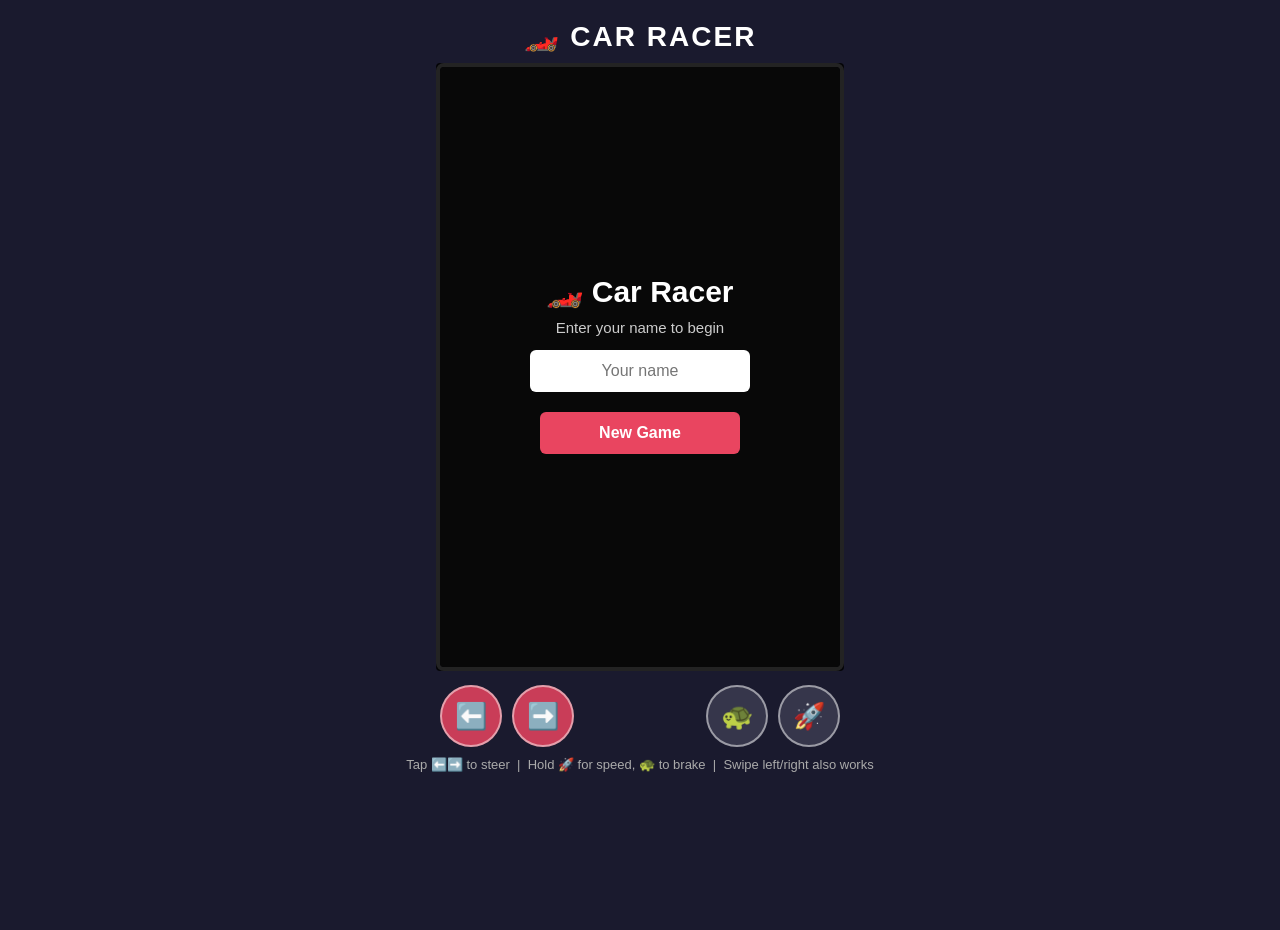
<file: racer/index.html>
<!DOCTYPE html>
<html lang="en">
<head>
<meta charset="UTF-8">
<meta name="viewport" content="width=device-width, initial-scale=1.0, maximum-scale=1.0, user-scalable=no">
<title>Car Racer</title>
<style>
  * { margin: 0; padding: 0; box-sizing: border-box; -webkit-tap-highlight-color: transparent; }
  html, body {
    background: #1a1a2e;
    display: flex;
    flex-direction: column;
    align-items: center;
    justify-content: flex-start;
    min-height: 100vh;
    font-family: 'Segoe UI', Arial, sans-serif;
    color: #fff;
    overflow-x: hidden;
    touch-action: none;
    padding: 10px 0 20px;
  }
  h1 { margin-bottom: 10px; letter-spacing: 2px; font-size: clamp(20px, 5vw, 28px); }
  #gameWrap { position: relative; max-width: 96vw; }
  canvas {
    border: 4px solid #eee;
    border-radius: 8px;
    display: block;
    max-width: 96vw;
    height: auto;
    touch-action: none;
  }
  #hud {
    position: absolute;
    top: 10px;
    left: 10px;
    font-size: 16px;
    font-weight: bold;
    text-shadow: 1px 1px 3px #000;
    line-height: 1.4;
  }
  #timerDisplay {
    position: absolute;
    top: 10px;
    right: 14px;
    font-size: 18px;
    font-weight: bold;
    text-shadow: 1px 1px 3px #000;
  }
  #overlay {
    position: absolute;
    top: 0; left: 0; right: 0; bottom: 0;
    background: rgba(0,0,0,0.85);
    display: flex;
    flex-direction: column;
    align-items: center;
    justify-content: center;
    text-align: center;
    border-radius: 4px;
    padding: 20px;
  }
  #overlay h2 { font-size: clamp(22px, 6vw, 30px); margin-bottom: 10px; }
  #overlay p { margin-bottom: 14px; font-size: 15px; color: #ccc; }
  button {
    padding: 12px 24px;
    font-size: 16px;
    background: #e94560;
    border: none;
    border-radius: 6px;
    color: #fff;
    cursor: pointer;
    font-weight: bold;
    margin: 6px;
    min-width: 200px;
    touch-action: manipulation;
  }
  button:hover { background: #ff5773; }
  button.secondary { background: #444; }
  button.secondary:hover { background: #666; }
  input[type="text"] {
    padding: 12px;
    font-size: 16px;
    border-radius: 6px;
    border: none;
    outline: none;
    text-align: center;
    width: 220px;
    margin-bottom: 14px;
  }
  #instructions {
    margin-top: 10px;
    color: #aaa;
    font-size: 13px;
    text-align: center;
    max-width: 96vw;
  }
  .modeBtns { display: flex; flex-direction: column; }
  .nameTag {
    font-size: 13px;
    color: #ffd166;
    margin-bottom: 4px;
  }

  /* ---------- Touch controls ---------- */
  #touchControls {
    display: flex;
    justify-content: space-between;
    align-items: center;
    width: 100%;
    max-width: 400px;
    margin-top: 14px;
    -webkit-user-select: none;
    user-select: none;
  }
  .touchGroup { display: flex; gap: 10px; }
  .touchBtn {
    width: 62px;
    height: 62px;
    border-radius: 50%;
    background: rgba(233, 69, 96, 0.85);
    border: 2px solid rgba(255,255,255,0.5);
    display: flex;
    align-items: center;
    justify-content: center;
    font-size: 26px;
    color: #fff;
    touch-action: none;
    -webkit-user-select: none;
    user-select: none;
  }
  .touchBtn:active, .touchBtn.pressed {
    background: rgba(255, 87, 115, 1);
    transform: scale(0.94);
  }
  .touchBtn.speedBtn { background: rgba(60,60,80,0.85); }
  .touchBtn.speedBtn:active, .touchBtn.speedBtn.pressed { background: rgba(90,90,120,1); }
</style>
</head>
<body>

<h1>🏎️ CAR RACER</h1>
<div id="gameWrap">
  <canvas id="game" width="400" height="600"></canvas>
  <div id="hud"></div>
  <div id="timerDisplay"></div>
  <div id="overlay"></div>
</div>

<!-- On-screen touch controls: works on mobile AND can be clicked on desktop -->
<div id="touchControls">
  <div class="touchGroup">
    <div class="touchBtn" id="btnLeft">⬅️</div>
    <div class="touchBtn" id="btnRight">➡️</div>
  </div>
  <div class="touchGroup">
    <div class="touchBtn speedBtn" id="btnBrake">🐢</div>
    <div class="touchBtn speedBtn" id="btnGas">🚀</div>
  </div>
</div>

<div id="instructions">Tap ⬅️➡️ to steer &nbsp;|&nbsp; Hold 🚀 for speed, 🐢 to brake &nbsp;|&nbsp; Swipe left/right also works</div>

<script>
const canvas = document.getElementById('game');
const ctx = canvas.getContext('2d');
const hud = document.getElementById('hud');
const timerDisplay = document.getElementById('timerDisplay');
const overlay = document.getElementById('overlay');

const W = canvas.width, H = canvas.height;
const roadLeft = 60, roadRight = W - 60, laneCount = 3;
const laneWidth = (roadRight - roadLeft) / laneCount;

let playerName = "Player";
let currentMode = null; // 1 = time attack, 2 = classic

// ---------- THEMES ----------
const THEMES = {
  1: { // Time Attack - dusk/sunset theme
    road: "#3a3450",
    grass: "#6a3fa0",
    edge: "#ffd166",
    dash: "#f4f1de",
    borderColor: "#ffd166",
    sky: ["#2b1055", "#7597de"]
  },
  2: { // Classic - daytime highway
    road: "#444444",
    grass: "#2d6a3f",
    edge: "#ffffff",
    dash: "#dddddd",
    borderColor: "#eeeeee",
    sky: ["#87ceeb", "#e0f7fa"]
  }
};

// ---------- INPUT (touch/click buttons + optional keyboard, no arrows required) ----------
let controls = { left: false, right: false, gas: false, brake: false };

// Keyboard still works as a bonus for desktop users, but is not required
document.addEventListener('keydown', e => {
  if (["ArrowLeft","ArrowRight","ArrowUp","ArrowDown"].includes(e.key)) e.preventDefault();
  if (e.key === "ArrowLeft") controls.left = true;
  if (e.key === "ArrowRight") controls.right = true;
  if (e.key === "ArrowUp") controls.gas = true;
  if (e.key === "ArrowDown") controls.brake = true;
});
document.addEventListener('keyup', e => {
  if (e.key === "ArrowLeft") controls.left = false;
  if (e.key === "ArrowRight") controls.right = false;
  if (e.key === "ArrowUp") controls.gas = false;
  if (e.key === "ArrowDown") controls.brake = false;
});

// On-screen touch/click buttons
function bindHoldButton(el, key) {
  const setState = (val) => {
    controls[key] = val;
    el.classList.toggle('pressed', val);
  };
  el.addEventListener('touchstart', e => { e.preventDefault(); setState(true); }, { passive: false });
  el.addEventListener('touchend', e => { e.preventDefault(); setState(false); }, { passive: false });
  el.addEventListener('touchcancel', () => setState(false));
  el.addEventListener('mousedown', e => { e.preventDefault(); setState(true); });
  el.addEventListener('mouseup', () => setState(false));
  el.addEventListener('mouseleave', () => setState(false));
}
bindHoldButton(document.getElementById('btnLeft'), 'left');
bindHoldButton(document.getElementById('btnRight'), 'right');
bindHoldButton(document.getElementById('btnGas'), 'gas');
bindHoldButton(document.getElementById('btnBrake'), 'brake');

// Swipe support directly on the canvas (extra mobile convenience)
let swipeStartX = null;
canvas.addEventListener('touchstart', e => {
  swipeStartX = e.touches[0].clientX;
}, { passive: true });
canvas.addEventListener('touchmove', e => {
  if (swipeStartX === null) return;
  const dx = e.touches[0].clientX - swipeStartX;
  if (dx > 15) { controls.right = true; controls.left = false; }
  else if (dx < -15) { controls.left = true; controls.right = false; }
}, { passive: true });
canvas.addEventListener('touchend', () => {
  swipeStartX = null;
  controls.left = false;
  controls.right = false;
}, { passive: true });

function laneCenter(i) {
  return roadLeft + laneWidth * i + laneWidth / 2;
}

class Car {
  constructor(x, y, w, h, color) {
    this.x = x; this.y = y; this.w = w; this.h = h; this.color = color;
  }
  draw() {
    ctx.save();
    ctx.translate(this.x, this.y);
    ctx.fillStyle = this.color;
    roundRect(-this.w/2, -this.h/2, this.w, this.h, 6);
    ctx.fill();
    ctx.fillStyle = "rgba(255,255,255,0.6)";
    roundRect(-this.w/2 + 5, -this.h/2 + 8, this.w - 10, this.h * 0.3, 3);
    ctx.fill();
    ctx.fillStyle = "#111";
    ctx.fillRect(-this.w/2 - 3, -this.h/2 + 5, 4, 12);
    ctx.fillRect(this.w/2 - 1, -this.h/2 + 5, 4, 12);
    ctx.fillRect(-this.w/2 - 3, this.h/2 - 17, 4, 12);
    ctx.fillRect(this.w/2 - 1, this.h/2 - 17, 4, 12);
    ctx.restore();
  }
  get bounds() {
    return {
      left: this.x - this.w/2 + 6,
      right: this.x + this.w/2 - 6,
      top: this.y - this.h/2 + 4,
      bottom: this.y + this.h/2 - 4
    };
  }
}

function roundRect(x, y, w, h, r) {
  ctx.beginPath();
  ctx.moveTo(x + r, y);
  ctx.arcTo(x + w, y, x + w, y + h, r);
  ctx.arcTo(x + w, y + h, x, y + h, r);
  ctx.arcTo(x, y + h, x, y, r);
  ctx.arcTo(x, y, x + w, y, r);
  ctx.closePath();
}

let player, enemies, score, baseSpeed, roadOffset, gameRunning, spawnTimer, spawnInterval;
let timeLeft, timerInterval;
const enemyColors = ["#3498db", "#f1c40f", "#2ecc71", "#9b59b6", "#e67e22"];

function resetGame() {
  player = new Car(laneCenter(1), H - 90, 36, 60, "#e94560");
  enemies = [];
  score = 0;
  baseSpeed = 3.5;
  roadOffset = 0;
  spawnTimer = 0;
  spawnInterval = 75;
  gameRunning = true;
  timeLeft = 120;
  updateHud();
}

function updateHud() {
  hud.innerHTML = `<div class="nameTag">${escapeHtml(playerName)}</div>Score: ${Math.floor(score)}`;
  if (currentMode === 1) {
    timerDisplay.textContent = "⏱ " + formatTime(timeLeft);
  } else {
    timerDisplay.textContent = "";
  }
}

function formatTime(t) {
  const m = Math.floor(t / 60);
  const s = Math.floor(t % 60);
  return m + ":" + (s < 10 ? "0" : "") + s;
}

function escapeHtml(str) {
  const div = document.createElement('div');
  div.textContent = str;
  return div.innerHTML;
}

function spawnEnemy() {
  const lane = Math.floor(Math.random() * laneCount);
  const color = enemyColors[Math.floor(Math.random() * enemyColors.length)];
  enemies.push(new Car(laneCenter(lane), -80, 34, 58, color));
}

function collide(a, b) {
  const ab = a.bounds, bb = b.bounds;
  return ab.left < bb.right && ab.right > bb.left && ab.top < bb.bottom && ab.bottom > bb.top;
}

function update() {
  if (!gameRunning) return;

  const speed = baseSpeed + score / 300;

  const moveSpeed = 5;
  if (controls.left) player.x -= moveSpeed;
  if (controls.right) player.x += moveSpeed;
  let curSpeedMod = speed;
  if (controls.gas) curSpeedMod = speed * 1.6;
  if (controls.brake) curSpeedMod = speed * 0.5;

  const half = player.w / 2;
  if (player.x < roadLeft + half) player.x = roadLeft + half;
  if (player.x > roadRight - half) player.x = roadRight - half;

  roadOffset = (roadOffset + curSpeedMod) % 40;

  spawnTimer++;
  if (spawnTimer >= spawnInterval) {
    spawnTimer = 0;
    spawnEnemy();
    spawnInterval = Math.max(35, 75 - score / 20);
  }

  for (let i = enemies.length - 1; i >= 0; i--) {
    enemies[i].y += curSpeedMod;
    if (enemies[i].y > H + 80) {
      enemies.splice(i, 1);
    } else if (collide(player, enemies[i])) {
      if (currentMode === 2) {
        endGame(false);
        return;
      } else {
        // Time attack: crashing costs points but keeps racing
        score = Math.max(0, score - 25);
        enemies.splice(i, 1);
      }
    }
  }

  score += curSpeedMod * 0.05;
  updateHud();
}

function drawRoad() {
  const theme = THEMES[currentMode] || THEMES[2];

  const grad = ctx.createLinearGradient(0, 0, 0, H);
  grad.addColorStop(0, theme.sky[0]);
  grad.addColorStop(1, theme.sky[1]);
  ctx.fillStyle = grad;
  ctx.fillRect(0, 0, W, H);

  ctx.fillStyle = theme.grass;
  ctx.fillRect(0, 0, roadLeft, H);
  ctx.fillRect(roadRight, 0, W - roadRight, H);

  ctx.fillStyle = theme.road;
  ctx.fillRect(roadLeft, 0, roadRight - roadLeft, H);

  ctx.strokeStyle = theme.edge;
  ctx.lineWidth = 4;
  ctx.beginPath();
  ctx.moveTo(roadLeft, 0); ctx.lineTo(roadLeft, H);
  ctx.moveTo(roadRight, 0); ctx.lineTo(roadRight, H);
  ctx.stroke();

  ctx.strokeStyle = theme.dash;
  ctx.lineWidth = 3;
  ctx.setLineDash([20, 20]);
  for (let i = 1; i < laneCount; i++) {
    const x = roadLeft + laneWidth * i;
    ctx.beginPath();
    ctx.moveTo(x, -40 + roadOffset);
    ctx.lineTo(x, H);
    ctx.stroke();
  }
  ctx.setLineDash([]);
}

function draw() {
  ctx.clearRect(0, 0, W, H);
  drawRoad();
  enemies.forEach(e => e.draw());
  player.draw();
}

function loop() {
  update();
  draw();
  if (gameRunning) requestAnimationFrame(loop);
}

function endGame(timeUp) {
  gameRunning = false;
  clearInterval(timerInterval);
  overlay.style.display = "flex";
  const title = timeUp ? "⏱ Time's Up!" : "💥 Crashed!";
  overlay.innerHTML = `
    <h2>${title}</h2>
    <p><strong>${escapeHtml(playerName)}</strong><br>Final Score: ${Math.floor(score)}</p>
    <div class="modeBtns">
      <button id="restartBtn">Race Again</button>
      <button id="menuBtn" class="secondary">Main Menu</button>
    </div>
  `;
  document.getElementById("restartBtn").addEventListener("click", () => startGame(currentMode));
  document.getElementById("menuBtn").addEventListener("click", showMainMenu);
}

function startGame(mode) {
  currentMode = mode;
  overlay.style.display = "none";
  resetGame();
  canvas.style.borderColor = THEMES[mode].borderColor;

  if (mode === 1) {
    clearInterval(timerInterval);
    timerInterval = setInterval(() => {
      if (!gameRunning) return;
      timeLeft -= 1;
      updateHud();
      if (timeLeft <= 0) {
        endGame(true);
      }
    }, 1000);
  }

  requestAnimationFrame(loop);
}

// ---------- MENUS ----------
function showMainMenu() {
  gameRunning = false;
  clearInterval(timerInterval);
  timerDisplay.textContent = "";
  hud.innerHTML = "";
  ctx.clearRect(0, 0, W, H);
  ctx.fillStyle = "#333";
  ctx.fillRect(0, 0, W, H);
  canvas.style.borderColor = "#eee";

  overlay.style.display = "flex";
  overlay.innerHTML = `
    <h2>🏎️ Car Racer</h2>
    <p>Enter your name to begin</p>
    <input type="text" id="nameInput" placeholder="Your name" maxlength="16" value="${escapeHtml(playerName === "Player" ? "" : playerName)}">
    <div class="modeBtns">
      <button id="newGameBtn">New Game</button>
    </div>
  `;
  document.getElementById("newGameBtn").addEventListener("click", () => {
    const val = document.getElementById("nameInput").value.trim();
    playerName = val.length > 0 ? val : "Player";
    showModeMenu();
  });
}

function showModeMenu() {
  overlay.innerHTML = `
    <h2>Welcome, ${escapeHtml(playerName)}!</h2>
    <p>Choose a game mode</p>
    <div class="modeBtns">
      <button id="mode1Btn">🌇 Mode 1: Time Attack (2 min)</button>
      <button id="mode2Btn">🛣️ Mode 2: Classic (Survival)</button>
      <button id="backBtn" class="secondary">Back</button>
    </div>
  `;
  document.getElementById("mode1Btn").addEventListener("click", () => startGame(1));
  document.getElementById("mode2Btn").addEventListener("click", () => startGame(2));
  document.getElementById("backBtn").addEventListener("click", showMainMenu);
}

// init
showMainMenu();
</script>

</body>
</html>
</file>
